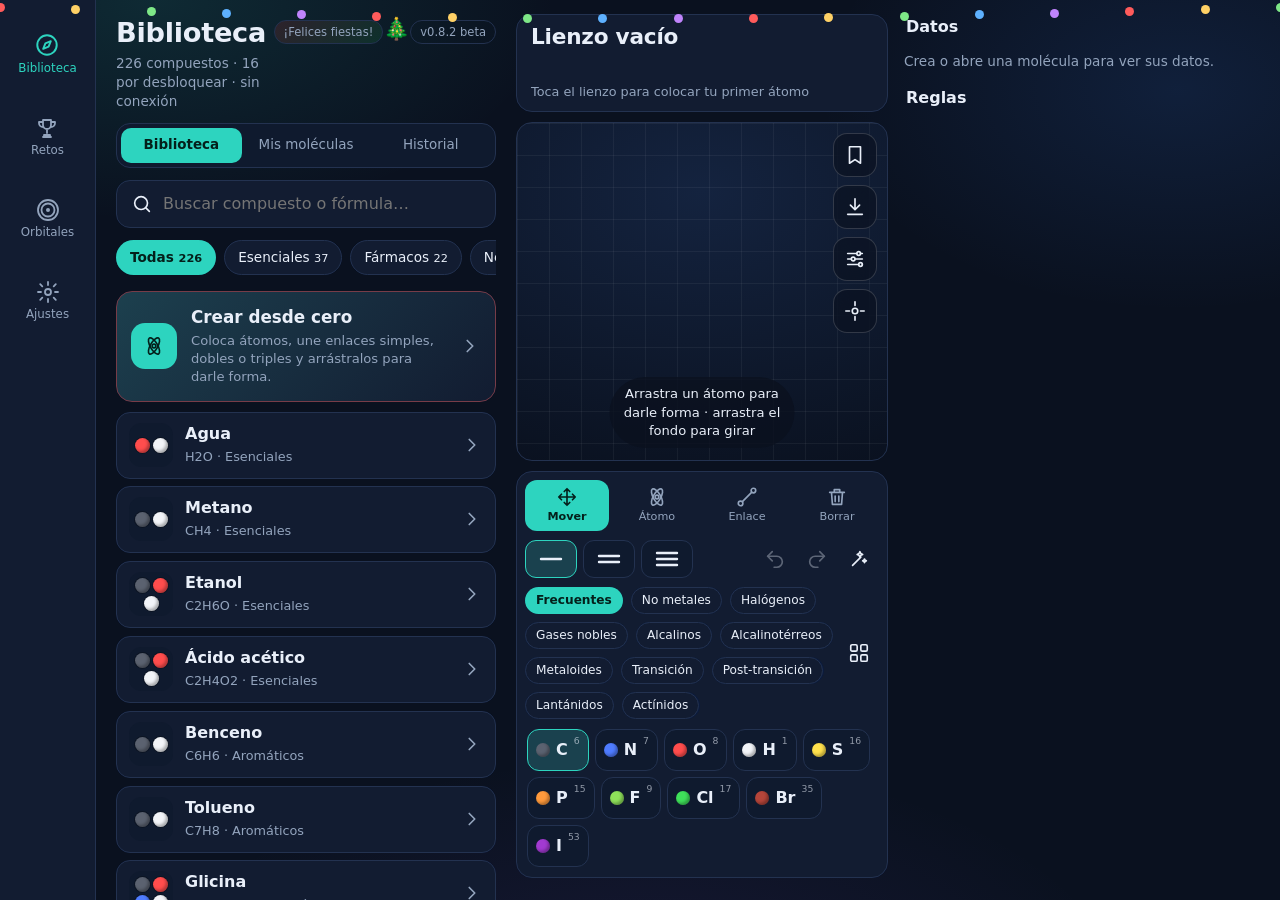
<file: index.html>
<!DOCTYPE html>
<html lang="es" data-theme="oscuro">
<head>
<meta charset="utf-8">
<meta name="viewport" content="width=device-width,initial-scale=1,viewport-fit=cover,maximum-scale=1">
<title>WEX MolForge Pro</title>
<meta name="description" content="Laboratorio molecular 3D: crea, busca y descarga moléculas, incluso sin conexión.">
<meta name="theme-color" content="#0b1220">
<link rel="manifest" href="manifest.webmanifest">
<link rel="icon" href="favicon.svg" type="image/svg+xml">
<link rel="apple-touch-icon" href="icon-192.png">
<script>try{var t=localStorage.getItem("wex-theme");if(t)document.documentElement.dataset.theme=t}catch(e){}</script>
<link rel="stylesheet" href="assets/app.css">
</head>
<body>
<svg width="0" height="0" style="position:absolute" aria-hidden="true"><defs>
<symbol id="i-search" viewBox="0 0 24 24"><circle cx="11" cy="11" r="7"/><path d="m20 20-3.5-3.5"/></symbol>
<symbol id="i-x" viewBox="0 0 24 24"><path d="M6 6l12 12M18 6 6 18"/></symbol>
<symbol id="i-explore" viewBox="0 0 24 24"><circle cx="12" cy="12" r="9"/><path d="m15.5 8.5-2 5-5 2 2-5z"/></symbol>
<symbol id="i-flask" viewBox="0 0 24 24"><path d="M9 3h6M10 3v6L4.5 19a1.5 1.5 0 0 0 1.3 2.2h12.4a1.5 1.5 0 0 0 1.3-2.2L14 9V3"/><path d="M7.5 15h9"/></symbol>
<symbol id="i-gear" viewBox="0 0 24 24"><circle cx="12" cy="12" r="3"/><path d="M12 2v3M12 19v3M4.2 4.2l2.1 2.1M17.7 17.7l2.1 2.1M2 12h3M19 12h3M4.2 19.8l2.1-2.1M17.7 6.3l2.1-2.1"/></symbol>
<symbol id="i-move" viewBox="0 0 24 24"><path d="M12 3v18M3 12h18M12 3l-3 3M12 3l3 3M12 21l-3-3M12 21l3-3M3 12l3-3M3 12l3 3M21 12l-3-3M21 12l-3 3"/></symbol>
<symbol id="i-atom" viewBox="0 0 24 24"><circle cx="12" cy="12" r="2"/><ellipse cx="12" cy="12" rx="10" ry="4" transform="rotate(60 12 12)"/><ellipse cx="12" cy="12" rx="10" ry="4" transform="rotate(-60 12 12)"/></symbol>
<symbol id="i-bond" viewBox="0 0 24 24"><circle cx="5" cy="19" r="2.5"/><circle cx="19" cy="5" r="2.5"/><path d="m7 17 10-10"/></symbol>
<symbol id="i-erase" viewBox="0 0 24 24"><path d="M4 7h16M9 7V4h6v3M6 7l1 13h10l1-13M10 11v6M14 11v6"/></symbol>
<symbol id="i-undo" viewBox="0 0 24 24"><path d="M9 14 4 9l5-5"/><path d="M4 9h10a6 6 0 0 1 0 12h-3"/></symbol>
<symbol id="i-redo" viewBox="0 0 24 24"><path d="m15 14 5-5-5-5"/><path d="M20 9H10a6 6 0 0 0 0 12h3"/></symbol>
<symbol id="i-wand" viewBox="0 0 24 24"><path d="m5 19 9-9M13 4l1 2 2 1-2 1-1 2-1-2-2-1 2-1zM18 12l.7 1.3L20 14l-1.3.7L18 16l-.7-1.3L16 14l1.3-.7z"/></symbol>
<symbol id="i-center" viewBox="0 0 24 24"><circle cx="12" cy="12" r="3"/><path d="M12 2v4M12 18v4M2 12h4M18 12h4"/></symbol>
<symbol id="i-data" viewBox="0 0 24 24"><path d="M4 20V10M10 20V4M16 20v-7M22 20H2"/></symbol>
<symbol id="i-down" viewBox="0 0 24 24"><path d="M12 3v12M7 10l5 5 5-5M4 20h16"/></symbol>
<symbol id="i-sliders" viewBox="0 0 24 24"><path d="M4 6h10M18 6h2M4 12h4M12 12h8M4 18h12M20 18h0"/><circle cx="16" cy="6" r="2"/><circle cx="10" cy="12" r="2"/><circle cx="18" cy="18" r="2"/></symbol>
<symbol id="i-plus" viewBox="0 0 24 24"><path d="M12 5v14M5 12h14"/></symbol>
<symbol id="i-chev" viewBox="0 0 24 24"><path d="m9 6 6 6-6 6"/></symbol>
<symbol id="i-globe" viewBox="0 0 24 24"><circle cx="12" cy="12" r="9"/><path d="M3 12h18M12 3c3 3 3 15 0 18M12 3c-3 3-3 15 0 18"/></symbol>
<symbol id="i-sun" viewBox="0 0 24 24"><circle cx="12" cy="12" r="4"/><path d="M12 2v2M12 20v2M4.9 4.9l1.4 1.4M17.7 17.7l1.4 1.4M2 12h2M20 12h2M4.9 19.1l1.4-1.4M17.7 6.3l1.4-1.4"/></symbol>
<symbol id="i-moon" viewBox="0 0 24 24"><path d="M20 14.5A8 8 0 0 1 9.5 4 8 8 0 1 0 20 14.5Z"/></symbol>
<symbol id="i-drop" viewBox="0 0 24 24"><path d="M12 3s6 6.2 6 10.5A6 6 0 0 1 6 13.5C6 9.2 12 3 12 3Z"/><path d="M9.5 14a2.6 2.6 0 0 0 2 2.4"/></symbol>
<symbol id="i-clock" viewBox="0 0 24 24"><circle cx="12" cy="12" r="9"/><path d="M12 7v5l3 2"/></symbol>
<symbol id="i-save" viewBox="0 0 24 24"><path d="M6 3h12v18l-6-4-6 4z"/></symbol>
<symbol id="i-trophy" viewBox="0 0 24 24"><path d="M8 4h8v5a4 4 0 0 1-8 0zM8 6H4v1a4 4 0 0 0 4 4M16 6h4v1a4 4 0 0 1-4 4M12 13v4M8 21h8M9 21v-2h6v2"/></symbol>
<symbol id="i-lock" viewBox="0 0 24 24"><rect x="5" y="11" width="14" height="10" rx="2"/><path d="M8 11V8a4 4 0 0 1 8 0v3"/></symbol>
<symbol id="i-grid" viewBox="0 0 24 24"><rect x="3" y="3" width="7" height="7" rx="1.5"/><rect x="14" y="3" width="7" height="7" rx="1.5"/><rect x="3" y="14" width="7" height="7" rx="1.5"/><rect x="14" y="14" width="7" height="7" rx="1.5"/></symbol>
<symbol id="i-check" viewBox="0 0 24 24"><path d="m5 12 5 5 9-10"/></symbol>
<symbol id="i-up" viewBox="0 0 24 24"><path d="M12 15V3M7 8l5-5 5 5M4 20h16"/></symbol>
<symbol id="i-orb" viewBox="0 0 24 24"><circle cx="12" cy="12" r="2" fill="currentColor" stroke="none"/><circle cx="12" cy="12" r="6.5"/><circle cx="12" cy="12" r="10"/></symbol>
<symbol id="i-dots" viewBox="0 0 24 24"><circle cx="5" cy="12" r="1.2"/><circle cx="12" cy="12" r="1.2"/><circle cx="19" cy="12" r="1.2"/></symbol>
</defs></svg>

<div id="splash" role="status" aria-live="polite">
  <div class="orbit" aria-hidden="true"><i></i><i></i><i></i><b></b></div>
  <h1>WEX MolForge <small>Pro</small></h1>
  <p id="splash-msg">Preparando el laboratorio…</p>
  <div class="bar"><span id="splash-bar"></span></div>
</div>

<main id="app">
  <section id="tab-explorar" class="tab on" aria-label="Biblioteca">
    <header class="top"><div><h1 id="exp-title">Biblioteca</h1><p id="count" class="muted"></p></div><span class="xmas-greet" aria-hidden="true">¡Felices fiestas!</span><span class="xmas-tree" aria-hidden="true">🎄</span><span class="pill">v0.8.2 beta</span></header>
    <div class="seg" id="seg" role="tablist" aria-label="Vista">
      <button role="tab" data-sub="lib" aria-selected="true">Biblioteca</button>
      <button role="tab" data-sub="mine" aria-selected="false">Mis moléculas <b id="n-mine"></b></button>
      <button role="tab" data-sub="hist" aria-selected="false">Historial</button>
    </div>
    <div id="sub-lib">
      <div class="search"><svg class="ic"><use href="#i-search"/></svg><input id="q" type="search" placeholder="Buscar compuesto o fórmula…" enterkeyhint="search" autocomplete="off" autocapitalize="off" spellcheck="false" aria-label="Buscar compuesto"><button id="qclear" class="icon-btn" aria-label="Borrar búsqueda" hidden><svg class="ic"><use href="#i-x"/></svg></button></div>
      <div id="chips" class="chips" role="tablist" aria-label="Categorías"></div>
      <button id="newcard" class="hero"><span class="hero-ic"><svg class="ic"><use href="#i-atom"/></svg></span><span><b>Crear desde cero</b><small>Coloca átomos, une enlaces simples, dobles o triples y arrástralos para darle forma.</small></span><svg class="ic chev"><use href="#i-chev"/></svg></button>
      <div id="list" class="list"></div>
      <div id="sentinel" aria-hidden="true"></div>
    </div>
    <div id="sub-mine" hidden>
      <p class="muted small" style="margin:2px 4px 10px">Moléculas guardadas en este dispositivo. Nadie más las ve.</p>
      <div class="row-btns"><button class="btn ghost" id="mine-import"><svg class="ic"><use href="#i-up"/></svg>Importar</button><button class="btn ghost" id="mine-export"><svg class="ic"><use href="#i-down"/></svg>Respaldo</button></div>
      <div id="mine-list" class="list"></div>
    </div>
    <div id="sub-hist" hidden>
      <p class="muted small" style="margin:2px 4px 10px">Cada molécula que abres, creas o buscas queda aquí con fecha y hora. Las de PubChem se marcan como <b>buscadas</b>, no como creadas.</p>
      <div id="hist-list" class="list"></div>
    </div>
  </section>

  <section id="tab-lab" class="tab" aria-label="Laboratorio">
    <div class="labtop">
      <div class="nameRow"><h2 id="mname">Lienzo vacío</h2><span id="mspin" class="spin" hidden></span></div>
      <div id="origin" class="origin" hidden></div>
      <div id="mchips" class="mchips"></div>
      <p id="mmeta" class="muted"></p>
    </div>
    <div class="stage" id="stage">
      <canvas id="cv" tabindex="0" role="img" aria-label="Visor molecular 3D. Arrastra para girar."></canvas>
      <div class="fabs">
        <button class="fab" data-sheet="data" aria-label="Datos y reglas"><svg class="ic"><use href="#i-data"/></svg></button>
        <button class="fab" data-sheet="save" aria-label="Guardar en el dispositivo"><svg class="ic"><use href="#i-save"/></svg></button>
        <button class="fab" data-sheet="down" aria-label="Descargar"><svg class="ic"><use href="#i-down"/></svg></button>
        <button class="fab" data-sheet="opts" aria-label="Opciones"><svg class="ic"><use href="#i-sliders"/></svg></button>
        <button class="fab" id="btn-center" aria-label="Centrar vista"><svg class="ic"><use href="#i-center"/></svg></button>
      </div>
      <div id="hint" class="hint" hidden></div>
    </div>
    <div class="dock">
      <div class="tools" role="radiogroup" aria-label="Herramienta">
        <button data-tool="move" aria-checked="true" role="radio"><svg class="ic"><use href="#i-move"/></svg><span>Mover</span></button>
        <button data-tool="atom" role="radio"><svg class="ic"><use href="#i-atom"/></svg><span>Átomo</span></button>
        <button data-tool="bond" role="radio"><svg class="ic"><use href="#i-bond"/></svg><span>Enlace</span></button>
        <button data-tool="erase" role="radio"><svg class="ic"><use href="#i-erase"/></svg><span>Borrar</span></button>
      </div>
      <div class="row2">
        <div class="orders" role="radiogroup" aria-label="Tipo de enlace">
          <button data-order="1" aria-checked="true" role="radio" aria-label="Enlace simple"><svg class="ic" viewBox="0 0 28 20"><path d="M4 10h20"/></svg></button>
          <button data-order="2" role="radio" aria-label="Enlace doble"><svg class="ic" viewBox="0 0 28 20"><path d="M4 7h20M4 13h20"/></svg></button>
          <button data-order="3" role="radio" aria-label="Enlace triple"><svg class="ic" viewBox="0 0 28 20"><path d="M4 4h20M4 10h20M4 16h20"/></svg></button>
        </div>
        <div class="acts">
          <button id="btn-undo" class="icon-btn" aria-label="Deshacer" disabled><svg class="ic"><use href="#i-undo"/></svg></button>
          <button id="btn-redo" class="icon-btn" aria-label="Rehacer" disabled><svg class="ic"><use href="#i-redo"/></svg></button>
          <button id="btn-auto" class="icon-btn" aria-label="Acomodar forma"><svg class="ic"><use href="#i-wand"/></svg></button>
        </div>
      </div>
      <div class="fams"><div id="fams" class="chips tiny" role="tablist" aria-label="Familias de elementos"></div><button id="btn-table" class="icon-btn" aria-label="Tabla periódica completa"><svg class="ic"><use href="#i-grid"/></svg></button></div>
      <div id="palette" class="palette" aria-label="Elementos"></div>
    </div>
  </section>

  <section id="tab-retos" class="tab" aria-label="Retos">
    <header class="top"><div><h1>Retos</h1><p class="muted" id="retos-sub"></p></div></header>
    <div class="card lvl" id="lvl"></div>
    <h3>Misiones</h3><div id="missions" class="list"></div>
    <h3>Compuestos por desbloquear</h3><div id="unlocks" class="ugrid"></div>
    <h3>Descubrimientos</h3><div class="card muted small" id="disc"></div>
    <h3>Logro final</h3><div class="card final" id="final-unlock"></div>
  </section>

  <section id="tab-orbitales" class="tab" aria-label="Orbitales">
    <header class="top"><div><h1>Orbitales</h1><p class="muted">Logro final · capas de electrones y orbitales 3D</p></div></header>
    <div class="card" id="orb-locked"><b>Logro final bloqueado</b><p class="muted small" id="orb-locked-txt"></p><div class="stack"><button class="sheet-btn" id="orb-goto-retos">Ver mis retos</button></div></div>
    <div id="orb-unlocked" hidden>
      <div class="card"><label class="orb-sel"><span>Elemento</span><select id="orb-el"></select></label><p class="muted small" id="orb-cfg"></p></div>
      <div class="orb-modes" id="orb-modes" role="tablist"></div>
      <div class="orb-modes" id="orb-vars"></div>
      <div class="card orb-cv-wrap"><canvas id="orb-cv" width="600" height="420"></canvas></div>
      <p class="muted small">Las formas s, p, d y f son nubes de probabilidad: el naranja es una fase y el azul la otra. Los electrones se colocan según el principio de Aufbau, con las excepciones reales (Cr, Cu y compañía).</p>
    </div>
  </section>

  <section id="tab-ajustes" class="tab" aria-label="Ajustes">
    <header class="top"><div><h1>Ajustes</h1><p class="muted">Todo se guarda en tu dispositivo.</p></div></header>
    <h3>Tema</h3>
    <div class="themes" role="radiogroup" aria-label="Tema visual">
      <button data-th="claro" role="radio"><span class="sw sw-claro"><svg class="ic"><use href="#i-sun"/></svg></span>Claro</button>
      <button data-th="oscuro" role="radio"><span class="sw sw-oscuro"><svg class="ic"><use href="#i-moon"/></svg></span>Oscuro</button>
      <button data-th="cristal" role="radio"><span class="sw sw-cristal"><svg class="ic"><use href="#i-drop"/></svg></span>Cristal líquido</button>
    </div>
    <h3>Preferencias</h3>
    <div class="card list-s">
      <label class="sw-row"><span>Buscar nombre en PubChem<small>Si hay internet, identifica estructuras nuevas.</small></span><input type="checkbox" id="st-online" checked></label>
      <label class="sw-row"><span>Vibración suave<small>Al colocar átomos y enlaces.</small></span><input type="checkbox" id="st-haptic" checked></label>
      <label class="sw-row"><span>Hidrógeno manual<small>Los H se añaden a mano; no se completan solos por valencia.</small></span><input type="checkbox" id="st-manual-h"></label>
      <label class="sw-row"><span>Decoración navideña<small>Nieve, guirnalda con luces y un arbolito en el encabezado. Prendida en diciembre.</small></span><input type="checkbox" id="st-navidad"></label>
    </div>
    <h3>Mi perfil</h3>
    <div class="card prof-card">
      <div class="prof-top">
        <div class="avatar" id="prof-avatar"><span id="prof-initial">?</span></div>
        <div class="prof-id"><b id="prof-name">…</b><span class="muted" id="prof-code"></span><p class="muted small" id="prof-xp"></p></div>
      </div>
      <p class="muted small">Tu nombre y tu código único te identifican cuando compartes logros o pasas tus datos a otro dispositivo. Todo se genera y se guarda en tu dispositivo, sin servidor.</p>
      <p class="muted small">📷 Tu foto nunca sale de este dispositivo: solo se guarda aquí y viaja contigo si exportas tus datos (el respaldo pesa un poco más).</p>
      <div class="stack">
        <button class="sheet-btn" id="prof-photo">Poner foto de perfil</button>
        <button class="sheet-btn" id="prof-photo-del" hidden>Quitar foto</button>
        <button class="sheet-btn" id="prof-rename">Cambiar mi nombre</button>
        <button class="sheet-btn" id="prof-share">Compartir mis logros</button>
        <button class="sheet-btn" id="prof-view">Ver logros de un código</button>
        <button class="sheet-btn" id="prof-export">Exportar todos mis datos</button>
        <button class="sheet-btn" id="prof-import">Importar datos de otro dispositivo</button>
      </div>
    </div>
    <h3>Buzón de sugerencias</h3>
    <div class="card">
      <p class="muted small">¿Qué le falta a MolForge? Propón una idea: se guarda <b>en este dispositivo</b> y viaja contigo cuando exportas tus datos. Sin servidor, tus votos y comentarios locales solo los ves tú: los votos de verdad se hacen en GitHub.</p>
      <form id="sug-form" class="sug-form">
        <input class="sheet-in" id="sug-title" maxlength="80" placeholder="Título de tu idea" required>
        <textarea class="sheet-in" id="sug-text" rows="3" maxlength="500" placeholder="Cuéntanos tu idea…" required></textarea>
        <button class="sheet-btn" type="submit" style="justify-content:center;background:var(--primary);color:var(--on);border-color:transparent">Publicar sugerencia</button>
      </form>
      <div id="sug-local-list" class="sug-list"></div>
    </div>
    <h3>Comunidad en GitHub</h3>
    <div class="card">
      <p class="muted small" id="sug-comm-note">Cargando sugerencias de la comunidad…</p>
      <div id="sug-comm-list" class="sug-list"></div>
      <div class="stack">
        <button class="sheet-btn" id="sug-comm-open">Ver sugerencias de la comunidad</button>
        <button class="sheet-btn" id="sug-comm-refresh">Actualizar lista</button>
      </div>
    </div>
    <h3>Datos</h3>
    <div class="card"><div class="stack"><button class="sheet-btn" id="st-clear-hist">Borrar el historial</button><button class="sheet-btn danger" id="st-reset">Reiniciar retos y descubrimientos</button></div></div>
    <h3>Sin conexión</h3>
    <div class="card"><p id="offline-state" class="muted">Comprobando…</p><button id="btn-install" class="btn" hidden>Instalar como app</button></div>
    <h3>Acerca de</h3>
    <div class="card muted small"><p><b>WEX MolForge Pro v0.8.2 beta</b> · licencia MIT. Datos de PubChem (NIH, dominio público) y RCSB PDB.</p><p>Nuevo en 0.8.2: orbitales arreglados (cada variante muestra su forma), color de fondo al descargar en PNG, foto de perfil, más decoración navideña y pulido visual.</p><p>Nuevo en 0.8.1: barra inferior y tarjeta de Logro final corregidas, interruptor de hidrógenos coherente, decoración navideña con interruptor y buzón de sugerencias (local + comunidad en GitHub).</p><p>Nuevo en 0.8: logP estimado (Moriguchi), hidrógeno manual, perfil con usuario único y traspaso de datos, emblemas de nivel, y el logro final: capas de electrones y orbitales 3D s, p, d y f.</p><p>Código abierto: cualquiera puede colaborar desde GitHub (ver <i>CONTRIBUTING.md</i>).</p></div>
  </section>
  <aside id="inspector" aria-label="Datos y reglas"><div class="insp-h"><b>Datos</b><span class="muted small" id="insp-name"></span></div><div id="insp-data"></div><div class="insp-h"><b>Reglas</b></div><div id="insp-rules"></div></aside>
</main>

<nav id="tabbar" aria-label="Secciones">
  <button data-go="explorar" class="on"><svg class="ic"><use href="#i-explore"/></svg><span>Biblioteca</span></button>
  <button data-go="lab"><svg class="ic"><use href="#i-flask"/></svg><span>Laboratorio</span></button>
  <button data-go="retos"><svg class="ic"><use href="#i-trophy"/></svg><span>Retos</span></button>
  <button data-go="orbitales"><svg class="ic"><use href="#i-orb"/></svg><span>Orbitales</span></button>
  <button data-go="ajustes"><svg class="ic"><use href="#i-gear"/></svg><span>Ajustes</span></button>
</nav>

<div id="scrim" hidden></div>
<div id="sheet" role="dialog" aria-modal="true" aria-hidden="true"><div class="grab"></div><div id="sheet-body"></div></div>
<div id="toast" role="status" aria-live="polite"></div>
<div id="celebrate" role="status" aria-live="polite"></div>

<input type="file" id="file" accept=".sdf,.mol,.json" hidden>
<input type="file" id="file-profile" accept=".json" hidden>
<input type="file" id="file-photo" accept="image/*" hidden>
<script src="assets/elementos.js"></script>
<script src="assets/chem.js"></script>
<script src="assets/view.js"></script>
<script src="assets/orbitals.js"></script>
<script src="assets/liquid-glass.js"></script>
<script src="assets/navidad.js"></script>
<script src="assets/app.js"></script>
</body>
</html>
</file>
<file: assets/app.css>
/* WEX MolForge Pro v0.5 beta · móvil primero · temas: oscuro, claro, cristal */
:root{--sb:env(safe-area-inset-bottom,0px);--st:env(safe-area-inset-top,0px);--tab:62px;--r:16px;--ease:cubic-bezier(.2,.8,.2,1);
--bg:#0a111f;--bg2:#0f1a2e;--fg:#e9eff9;--muted:#93a4bd;--card:#121c31;--card2:#192640;--border:#233250;--primary:#2dd4bf;--on:#04201b;--accent:#fbbf24;--danger:#f87171;--blur:0px;--stage:radial-gradient(120% 90% at 50% 20%,#14233f,#0a111f)}
html[data-theme=claro]{--bg:#eef3f8;--bg2:#e6edf5;--fg:#0f1c2e;--muted:#566a85;--card:#fff;--card2:#f3f6fb;--border:#d7e0ec;--primary:#0f8f82;--on:#fff;--accent:#c97b00;--danger:#d33;--stage:radial-gradient(120% 90% at 50% 20%,#1f3150,#111b2e)}
html[data-theme=cristal]{--bg:#140f33;--bg2:#1c1445;--fg:#f6f8ff;--muted:#cdd6f2;--card:rgba(255,255,255,.1);--card2:rgba(255,255,255,.14);--border:rgba(255,255,255,.24);--primary:#7ff3e4;--on:#07211e;--accent:#ffd27a;--blur:22px;--stage:linear-gradient(rgba(255,255,255,.07),rgba(255,255,255,.03))}
[hidden]{display:none!important}
*{box-sizing:border-box;-webkit-tap-highlight-color:transparent}
html,body{height:100%;margin:0;background:var(--bg);color:var(--fg);font:16px/1.4 ui-rounded,"SF Pro Rounded",system-ui,-apple-system,"Segoe UI",Roboto,sans-serif;overscroll-behavior:none;-webkit-text-size-adjust:100%}
html[data-theme=cristal]::before{content:"";position:fixed;inset:-20%;z-index:-1;pointer-events:none;background:radial-gradient(38% 38% at 18% 18%,oklch(62% .22 295/.8),#0000 70%),radial-gradient(34% 34% at 82% 24%,oklch(76% .14 195/.7),#0000 70%),radial-gradient(40% 40% at 64% 86%,oklch(68% .21 350/.55),#0000 70%),radial-gradient(30% 30% at 12% 82%,oklch(70% .16 150/.4),#0000 70%);filter:blur(30px);animation:drift 32s ease-in-out infinite alternate}
html[data-theme=cristal]{background:#140f33}html[data-theme=cristal] body{background:transparent}
/* fondos con más vida: halo de color suave detrás de todo (el body va
   transparente para que se vea; igual que en el tema Cristal) */
html[data-theme=oscuro]{background-image:radial-gradient(45% 35% at 12% 0%,rgba(45,212,191,.13),transparent 70%),radial-gradient(40% 35% at 92% 10%,rgba(59,130,246,.13),transparent 70%),radial-gradient(55% 40% at 50% 112%,rgba(139,92,246,.10),transparent 70%);background-attachment:fixed}
html[data-theme=claro]{background-image:radial-gradient(45% 35% at 10% 0%,rgba(45,212,191,.17),transparent 70%),radial-gradient(40% 35% at 94% 8%,rgba(251,191,36,.15),transparent 70%),radial-gradient(55% 40% at 50% 112%,rgba(59,130,246,.13),transparent 70%);background-attachment:fixed}
html[data-theme=oscuro] body,html[data-theme=claro] body{background:transparent}
@keyframes drift{to{transform:translate3d(4%,-3%,0) rotate(8deg) scale(1.08)}}
h1,h2,h3{margin:0;letter-spacing:-.01em}h3{font-size:.8rem;color:var(--muted);font-weight:600;margin:22px 4px 8px;text-transform:none}
button{font:inherit;color:inherit;border:0;background:none;cursor:pointer;touch-action:manipulation;transition:transform .12s var(--ease),background-color .2s,color .2s,opacity .2s}
button:active:not(:disabled){transform:scale(.96)}button:disabled{opacity:.35}
:focus-visible{outline:2px solid var(--primary);outline-offset:2px}
.ic{width:22px;height:22px;fill:none;stroke:currentColor;stroke-width:1.8;stroke-linecap:round;stroke-linejoin:round;flex:none}
.muted{color:var(--muted)}.small{font-size:.85rem}
.pill{white-space:nowrap;font-size:.72rem;padding:3px 9px;border-radius:99px;border:1px solid var(--border);color:var(--muted);align-self:flex-start;margin-top:6px}
/* superficies */
.card,.hero,.item,.search,.dock,.labtop,.fab,.sheetbox,#tabbar,.themes button,.chips button{background:var(--card);border:1px solid var(--border);-webkit-backdrop-filter:blur(var(--blur)) saturate(160%);backdrop-filter:blur(var(--blur)) saturate(160%)}
html[data-theme=cristal] .card,html[data-theme=cristal] .hero,html[data-theme=cristal] .item,html[data-theme=cristal] #tabbar,html[data-theme=cristal] .dock{box-shadow:inset 0 1px 0 rgba(255,255,255,.35),0 14px 40px -18px rgba(0,0,0,.5)}
/* pantalla de carga */
#splash{position:fixed;inset:0;z-index:100;display:grid;place-content:center;justify-items:center;gap:14px;background:var(--bg);transition:opacity .5s var(--ease),visibility .5s}
#splash.out{opacity:0;visibility:hidden}
#splash h1{font-size:1.7rem}#splash h1 small{color:var(--primary);font-size:1rem}#splash p{margin:0;color:var(--muted);font-size:.9rem}
.bar{width:180px;height:4px;border-radius:9px;background:var(--border);overflow:hidden}.bar span{display:block;height:100%;width:8%;background:var(--primary);border-radius:9px;transition:width .35s var(--ease)}
.orbit{position:relative;width:92px;height:92px}.orbit i{position:absolute;inset:0;border:2px solid var(--primary);border-radius:50%;transform:rotate(var(--a)) scaleY(.38);opacity:.85}
.orbit i:nth-child(1){--a:0deg}.orbit i:nth-child(2){--a:60deg}.orbit i:nth-child(3){--a:-60deg}.orbit{animation:spin 6s linear infinite}
.orbit b{position:absolute;left:50%;top:50%;width:16px;height:16px;margin:-8px;border-radius:50%;background:var(--primary);box-shadow:0 0 22px var(--primary);animation:pulse 1.6s ease-in-out infinite}
@keyframes spin{to{transform:rotate(360deg)}}@keyframes pulse{50%{transform:scale(1.25)}}
/* estructura */
#app{position:fixed;inset:0;bottom:calc(var(--tab) + var(--sb))}
.tab{position:absolute;inset:0;display:none;overflow-y:auto;overflow-x:hidden;padding:calc(var(--st) + 14px) 16px 28px;-webkit-overflow-scrolling:touch}
.tab.on{display:block;animation:tabin .28s var(--ease)}#tab-lab.on{display:flex;flex-direction:column;padding:calc(var(--st) + 8px) 0 0;overflow:hidden}
@keyframes tabin{from{opacity:0;transform:translateY(8px)}}
#tabbar{position:fixed;left:0;right:0;bottom:0;height:calc(var(--tab) + var(--sb));padding:6px 6px var(--sb);display:flex;gap:4px;border-width:1px 0 0;z-index:30}
#tabbar button{flex:1 1 0;min-width:0;display:grid;place-items:center;justify-content:center;align-content:center;gap:2px;font-size:.64rem;color:var(--muted);border-radius:14px}
#tabbar button span{white-space:nowrap;overflow:hidden;text-overflow:ellipsis;min-width:0}
#tabbar .ic{width:20px;height:20px}
@media (max-width:400px){#tabbar{padding:6px 4px var(--sb);gap:2px}#tabbar button{font-size:.6rem}#tabbar .ic{width:18px;height:18px}}
#tabbar button.on{color:var(--primary)}#tabbar button.on .ic{transform:translateY(-1px) scale(1.08)}
.top{display:flex;justify-content:space-between;align-items:flex-start;margin-bottom:12px}.top h1{font-size:1.7rem}.top p{margin:2px 0 0;font-size:.85rem}
/* biblioteca */
.search{display:flex;align-items:center;gap:8px;padding:0 6px 0 14px;border-radius:14px;height:48px;position:sticky;top:-4px;z-index:5}
.search input{flex:1;min-width:0;height:100%;border:0;background:none;color:inherit;font:inherit;font-size:16px;outline:none}.search input::-webkit-search-cancel-button{display:none}
.icon-btn{display:grid;place-items:center;width:40px;height:40px;border-radius:12px;color:var(--fg)}.icon-btn:hover{background:var(--card2)}
.chips{display:flex;gap:8px;overflow-x:auto;padding:12px 2px 4px;scrollbar-width:none;scroll-snap-type:x proximity}.chips::-webkit-scrollbar{display:none}
.chips button{flex:none;padding:7px 13px;border-radius:99px;font-size:.85rem;white-space:nowrap;scroll-snap-align:start}
.chips button[aria-selected=true]{background:var(--primary);color:var(--on);border-color:transparent;font-weight:600}
.hero{display:flex;align-items:center;gap:14px;width:100%;text-align:left;padding:14px;border-radius:var(--r);margin:12px 0 6px;background:linear-gradient(135deg,color-mix(in oklab,var(--primary) 22%,var(--card)),var(--card))}
.hero b{display:block;font-size:1.05rem}.hero small{display:block;color:var(--muted);font-size:.82rem;margin-top:2px}.hero-ic{display:grid;place-items:center;width:46px;height:46px;border-radius:14px;background:var(--primary);color:var(--on);flex:none}.chev{margin-left:auto;color:var(--muted)}
.list{display:grid;gap:8px;margin-top:10px}
.item{display:flex;align-items:center;gap:12px;width:100%;text-align:left;padding:10px 12px;border-radius:14px;min-height:60px}
.item:active{background:var(--card2)}.dots{display:flex;flex:none;width:44px;height:44px;flex-wrap:wrap;gap:3px;padding:5px;border-radius:12px;background:var(--bg2);align-content:center;justify-content:center}.dots i{width:15px;height:15px;border-radius:50%;box-shadow:inset -2px -2px 3px rgba(0,0,0,.3),0 0 0 1px rgba(0,0,0,.25)}
.item .t{min-width:0;flex:1}.item b{display:block;font-weight:600;white-space:nowrap;overflow:hidden;text-overflow:ellipsis}.item small{color:var(--muted);font-size:.8rem}
.item.in{animation:rise .5s var(--ease) both;animation-delay:calc(var(--i)*35ms)}@keyframes rise{from{opacity:0;transform:translateY(12px)}}
.empty{padding:26px 8px;text-align:center;color:var(--muted)}.sk{height:60px;border-radius:14px;background:linear-gradient(90deg,var(--card),var(--card2),var(--card));background-size:200% 100%;animation:sh 1.2s linear infinite}@keyframes sh{to{background-position:-200% 0}}
/* laboratorio */
.labtop{margin:0 12px;padding:10px 14px;border-radius:var(--r)}.nameRow{display:flex;align-items:center;gap:8px}
#mname{font-size:1.35rem;line-height:1.15;overflow:hidden;text-overflow:ellipsis;white-space:nowrap}#mname.flip{animation:flip .35s var(--ease)}@keyframes flip{from{opacity:0;transform:translateY(-8px)}}
.spin{width:14px;height:14px;border:2px solid var(--border);border-top-color:var(--primary);border-radius:50%;animation:spin .8s linear infinite;flex:none}
.mchips{display:flex;gap:6px;flex-wrap:wrap;margin-top:6px;min-height:22px}.mchips span{display:inline-flex;align-items:center;gap:5px;font-size:.78rem;padding:2px 9px 2px 5px;border-radius:99px;background:var(--bg2);border:1px solid var(--border);animation:pop .3s var(--ease)}
.mchips span i{width:12px;height:12px;border-radius:50%;box-shadow:inset 0 0 0 1px rgba(0,0,0,.28)}@keyframes pop{from{transform:scale(.7);opacity:0}}
#mmeta{margin:5px 0 0;font-size:.8rem}
.stage{position:relative;flex:1;min-height:0;margin:10px 12px 0;border-radius:var(--r);overflow:hidden;background:var(--stage);border:1px solid var(--border)}
.stage::before{content:"";position:absolute;inset:0;background-image:linear-gradient(rgba(255,255,255,.05) 1px,transparent 1px),linear-gradient(90deg,rgba(255,255,255,.05) 1px,transparent 1px);background-size:32px 32px;pointer-events:none}
#cv{position:absolute;inset:0;width:100%;height:100%;display:block;touch-action:none;outline:none;cursor:grab}
.fabs{position:absolute;right:10px;top:10px;display:grid;gap:8px}.fab{width:44px;height:44px;border-radius:14px;display:grid;place-items:center;color:#e9eff9;background:rgba(10,17,31,.62);border-color:rgba(255,255,255,.16);-webkit-backdrop-filter:blur(10px);backdrop-filter:blur(10px)}
.hint{position:absolute;left:50%;bottom:12px;transform:translateX(-50%);max-width:88%;padding:8px 14px;border-radius:99px;background:rgba(10,17,31,.8);color:#e9eff9;font-size:.82rem;text-align:center;animation:rise .4s var(--ease)}
.dock{margin:10px 12px 10px;padding:8px;border-radius:var(--r);display:grid;gap:8px}
.tools{display:grid;grid-template-columns:repeat(4,1fr);gap:6px}.tools button{display:grid;place-items:center;gap:1px;padding:6px 0;border-radius:12px;font-size:.7rem;color:var(--muted)}
.tools button[aria-checked=true]{background:var(--primary);color:var(--on);font-weight:600}
.row2{display:flex;justify-content:space-between;align-items:center;gap:8px}.orders{display:flex;gap:6px}
.orders button{width:52px;height:38px;border-radius:11px;display:grid;place-items:center;background:var(--bg2);border:1px solid var(--border)}.orders button[aria-checked=true]{border-color:var(--primary);background:color-mix(in oklab,var(--primary) 24%,var(--bg2))}
.orders svg{width:28px;height:20px;stroke-width:2.4}
.acts{display:flex;gap:2px}
.palette{display:flex;gap:6px;overflow-x:auto;padding:2px;scrollbar-width:none;scroll-snap-type:x proximity}.palette::-webkit-scrollbar{display:none}
.palette button{flex:none;min-width:46px;height:42px;padding:0 8px;border-radius:12px;display:flex;align-items:center;justify-content:center;gap:6px;font-weight:700;background:var(--bg2);border:1px solid var(--border);scroll-snap-align:start}
.palette button i{width:14px;height:14px;border-radius:50%;box-shadow:inset -2px -2px 3px rgba(0,0,0,.3)}.palette button[aria-checked=true]{border-color:var(--primary);background:color-mix(in oklab,var(--primary) 24%,var(--bg2))}
/* ajustes */
.themes{display:grid;grid-template-columns:repeat(3,1fr);gap:8px}.themes button{display:grid;gap:8px;place-items:center;padding:12px 6px;border-radius:var(--r);font-size:.82rem}
.themes button[aria-checked=true]{border-color:var(--primary);box-shadow:0 0 0 2px var(--primary)}.sw{display:grid;place-items:center;width:100%;height:54px;border-radius:12px;color:#fff}
.sw-claro{background:linear-gradient(135deg,#eef3f8,#cfe0ee);color:#0f1c2e}.sw-oscuro{background:linear-gradient(135deg,#0a111f,#1b2d4d)}.sw-cristal{background:linear-gradient(135deg,#7a4dff,#26c6c0 60%,#ff5fa2)}
.card{border-radius:var(--r);padding:14px}.list-s{padding:2px 14px}.sw-row{display:flex;justify-content:space-between;align-items:center;gap:12px;padding:12px 0}.sw-row+.sw-row{border-top:1px solid var(--border)}.sw-row small{display:block;color:var(--muted);font-size:.78rem}
input[type=checkbox]{appearance:none;width:46px;height:28px;border-radius:99px;background:var(--border);position:relative;transition:background .2s;flex:none}input[type=checkbox]::after{content:"";position:absolute;left:3px;top:3px;width:22px;height:22px;border-radius:50%;background:#fff;transition:transform .2s var(--ease)}input[type=checkbox]:checked{background:var(--primary)}input[type=checkbox]:checked::after{transform:translateX(18px)}
/* Un interruptor deshabilitado (p. ej. «Mostrar hidrógenos» con H manual) debe
   verse apagado aunque su valor guardado sea «on»: sin esto se ve igual que uno vivo. */
input[type=checkbox]:disabled{opacity:.4;cursor:not-allowed}
input[type=checkbox]:disabled:checked{background:var(--muted)}
.btn{margin-top:10px;padding:11px 16px;border-radius:12px;background:var(--primary);color:var(--on);font-weight:700}
.card p{margin:0 0 6px}
/* hojas inferiores */
#scrim{position:fixed;inset:0;z-index:50;background:rgba(3,8,18,.5);animation:fade .2s}@keyframes fade{from{opacity:0}}
#sheet{position:fixed;left:0;right:0;bottom:0;z-index:60;max-height:78dvh;overflow:auto;transform:translateY(105%);transition:transform .38s var(--ease);padding:8px 16px calc(var(--sb) + 18px);border-radius:22px 22px 0 0;background:var(--bg2);border:1px solid var(--border);box-shadow:0 -18px 50px -20px rgba(0,0,0,.6)}
html[data-theme=cristal] #sheet{background:rgba(40,28,92,.78);-webkit-backdrop-filter:blur(26px) saturate(170%);backdrop-filter:blur(26px) saturate(170%)}
#sheet.open{transform:none}.grab{width:42px;height:5px;border-radius:9px;background:var(--border);margin:2px auto 12px}
#sheet h3{margin:6px 0 10px;font-size:1.15rem;color:var(--fg)}
.tiles{display:grid;grid-template-columns:repeat(3,1fr);gap:8px}.tile{padding:10px;border-radius:14px;background:var(--card);border:1px solid var(--border)}.tile b{display:block;font-size:1.15rem}.tile small{color:var(--muted);font-size:.74rem}
.banner{margin-top:10px;padding:11px 13px;border-radius:14px;font-size:.88rem;background:color-mix(in oklab,var(--primary) 18%,var(--card));border:1px solid var(--primary)}.banner.no{background:color-mix(in oklab,var(--danger) 16%,var(--card));border-color:var(--danger)}
.dl{display:grid;grid-template-columns:1fr 1fr;gap:8px}.dl button,.sheet-btn{display:flex;align-items:center;gap:10px;padding:13px;border-radius:14px;background:var(--card);border:1px solid var(--border);text-align:left;font-weight:600}.dl small{display:block;color:var(--muted);font-weight:400;font-size:.74rem}
.sheet-btn.danger{color:var(--danger)}.stack{display:grid;gap:8px}
#toast{position:fixed;left:50%;bottom:calc(var(--tab) + var(--sb) + 18px);transform:translate(-50%,20px);z-index:80;padding:10px 16px;border-radius:99px;background:#0b1220;color:#e9eff9;font-size:.88rem;opacity:0;pointer-events:none;transition:opacity .25s,transform .35s var(--ease);max-width:90%;text-align:center;border:1px solid rgba(255,255,255,.18)}
#toast.show{opacity:1;transform:translate(-50%,0)}
#celebrate{position:fixed;left:50%;top:50%;transform:translate(-50%,-50%) scale(.7);z-index:90;display:flex;flex-direction:column;align-items:center;gap:6px;padding:26px 30px;border-radius:24px;background:rgba(11,18,32,.92);color:#e9eff9;border:1px solid rgba(255,255,255,.2);box-shadow:0 24px 70px rgba(0,0,0,.6);opacity:0;pointer-events:none;transition:opacity .3s,transform .45s var(--ease);text-align:center;max-width:86vw}
#celebrate.show{opacity:1;transform:translate(-50%,-50%) scale(1)}
#celebrate .cel-emblem{width:96px;height:96px;border-radius:50%;overflow:hidden;box-shadow:0 8px 30px rgba(0,0,0,.5);animation:emblemIn 2s var(--ease)}
#celebrate .cel-emblem svg{width:100%;height:100%;display:block}
#celebrate b{font-size:1.35rem}
#celebrate span{font-size:.92rem;color:#c7d3e6}
/* Logro final: la tarjeta nunca es ancha (la columna de Retos mide ≤ ~420 px en
   todos los tamaños), así que el botón va siempre a ancho completo debajo del
   texto; en fila el texto quedaba con ~100 px y se cortaba a media palabra. */
.final{display:flex;flex-direction:column;align-items:stretch;gap:12px}
.final-top{display:flex;align-items:center;gap:12px;min-width:0}
.final-top>div:last-child{flex:1;min-width:0}
.final .lv-emblem{width:48px;height:48px}
.final b{display:block}.final small{color:var(--muted)}
.final .sheet-btn{justify-content:center}
/* tarjeta de perfil (v0.8.2): avatar redondo a la izquierda, datos a la derecha */
.prof-card{display:grid;gap:10px}
.prof-top{display:flex;gap:14px;align-items:center}
.avatar{width:72px;height:72px;border-radius:50%;flex:none;display:grid;place-items:center;background:linear-gradient(135deg,var(--primary),#7c6cff);color:var(--on);font-size:1.9rem;font-weight:800;overflow:hidden;border:2px solid var(--border);box-shadow:0 4px 14px rgba(0,0,0,.25)}
.avatar img{width:100%;height:100%;object-fit:cover;display:block}
img.avatar{object-fit:cover}
.avatar.sm{width:44px;height:44px;font-size:1.2rem}
.prof-id{min-width:0}.prof-id b{display:block;font-size:1.1rem}.prof-id span{font-size:.85rem}
.prof-id p{margin:4px 0 0}
.prof-share-top{display:flex;align-items:center;gap:12px;margin-bottom:10px}
.prof-share-top b{display:block}.prof-share-top>div{min-width:0}
/* selector de fondo del PNG (v0.8.2) */
.bgpick{display:flex;flex-wrap:wrap;gap:8px;margin:4px 0 10px}
.bgpick .bg-sw{width:38px;height:38px;border-radius:50%;border:2px solid var(--border);flex:none;padding:0}
.bgpick .bg-sw.on{border-color:var(--primary);box-shadow:0 0 0 2px var(--primary)}
.bg-custom{display:flex;align-items:center;gap:10px;font-size:.88rem;font-weight:600}
.bg-custom input[type=color]{width:38px;height:38px;padding:2px;border:1px solid var(--border);border-radius:50%;background:none;cursor:pointer}
.bgprev{margin-top:12px;border-radius:14px;overflow:hidden;border:1px solid var(--border);background:conic-gradient(#cbd5e1 25%,#fff 0 50%,#cbd5e1 0 75%,#fff 0);background-size:16px 16px;min-height:120px;display:grid;place-items:center}
.bgprev img{max-width:100%;display:block}
.orb-sel{display:flex;align-items:center;gap:10px;min-width:0}.orb-sel span{font-weight:700;flex:none}.orb-sel select{flex:1 1 0;min-width:0;max-width:100%;padding:9px 10px;border-radius:10px;border:1px solid var(--border);background:var(--card);color:var(--fg);font:inherit;white-space:nowrap;overflow:hidden;text-overflow:ellipsis}
.orb-modes{display:flex;gap:8px;flex-wrap:wrap;margin:10px 0}.orb-modes button{padding:8px 14px;border-radius:99px;border:1px solid var(--border);background:var(--card);color:var(--fg);font:inherit;font-size:.88rem}
.orb-modes button.on{border-color:var(--primary);background:var(--primary);color:var(--on)}
.orb-cv-wrap{padding:8px;overflow:hidden}.orb-cv-wrap canvas{width:100%;height:340px;display:block;border-radius:12px;background:#0a1120;touch-action:none}
@media (prefers-reduced-motion:reduce){.lv-emblem,#celebrate .cel-emblem{animation:none}.mis.pop{animation-duration:.3s}}
@media (min-width:760px){#app{left:50%;transform:translateX(-50%);width:min(760px,100%)}#tabbar{left:50%;transform:translateX(-50%);width:min(760px,100%);border-radius:18px 18px 0 0;border-width:1px}}
@media (max-height:620px){.tools button span{display:none}.hint{display:none}}
@media (prefers-reduced-motion:reduce){*,::before{animation-duration:.01ms!important;animation-iteration-count:1!important;transition-duration:.01ms!important}}
::view-transition-old(root),::view-transition-new(root){animation:none;mix-blend-mode:normal}::view-transition-new(root){z-index:2147483646}

/* ===== v0.6 · segmentos, historial, dispositivo, retos, tabla periódica, reglas ===== */
.seg{display:flex;gap:4px;padding:4px;border-radius:14px;background:var(--bg2);border:1px solid var(--border);margin:0 0 12px}
.seg button{flex:1;min-width:0;padding:8px 6px;border-radius:10px;font-size:.84rem;color:var(--muted);white-space:nowrap;overflow:hidden;text-overflow:ellipsis}.seg button b{font-weight:700;color:var(--primary)}
.seg button[aria-selected=true]{background:var(--primary);color:var(--on);font-weight:700}.seg button[aria-selected=true] b{color:var(--on)}
.row-btns{display:flex;gap:8px;margin-bottom:10px}.btn.ghost{flex:1;display:flex;align-items:center;justify-content:center;gap:8px;margin:0;background:var(--card);color:var(--fg);border:1px solid var(--border);font-weight:600}
.day{margin:14px 4px 4px;font-size:.78rem;color:var(--muted);font-weight:700;text-transform:uppercase;letter-spacing:.06em}
.item .badge{display:inline-flex;align-items:center;gap:4px;font-size:.68rem;padding:1px 7px;border-radius:99px;border:1px solid var(--border);margin-left:6px;vertical-align:1px;font-weight:600}
.badge.pub{color:#f0b64a;border-color:#f0b64a;background:rgba(240,182,74,.12)}.badge.crea{color:var(--primary);border-color:var(--primary)}.badge.mod{color:#c9a7ff;border-color:#c9a7ff}.badge.bib{color:var(--muted)}.badge.imp{color:#8fd3ff;border-color:#8fd3ff}
.badge .ic{width:11px;height:11px}.item .time{font-size:.72rem;color:var(--muted);flex:none;text-align:right}
.item .more{margin-left:auto;flex:none;width:36px;height:36px;display:grid;place-items:center;border-radius:10px;color:var(--muted)}
.item .check{color:var(--primary);width:16px;height:16px;vertical-align:-3px;margin-left:4px}
.item.locked{opacity:.78}.item.locked .dots{color:var(--muted)}.item.locked b{filter:blur(4px);user-select:none}
.origin{display:inline-flex;align-items:center;gap:6px;font-size:.74rem;padding:3px 10px;border-radius:99px;border:1px solid var(--border);margin-top:6px;font-weight:600}.origin .ic{width:13px;height:13px}
.origin.pub{color:#f0b64a;border-color:#f0b64a;background:rgba(240,182,74,.12)}.origin.crea{color:var(--primary);border-color:var(--primary)}.origin.mod{color:#c9a7ff;border-color:#c9a7ff}.origin.bib{color:var(--muted)}
.fams{display:flex;gap:6px;align-items:center}.fams .chips{flex:1;padding:0;min-width:0}.chips.tiny button{padding:4px 10px;font-size:.76rem}
.palette button small{font-size:.58rem;opacity:.6;font-weight:500;align-self:flex-start;margin-top:5px}
/* retos */
.lvl{display:flex;align-items:center;gap:14px}.lvl .bdg{display:grid;place-items:center;width:56px;height:56px;border-radius:18px;background:var(--primary);color:var(--on);font-size:1.5rem;font-weight:800;flex:none}.lv-emblem{width:56px;height:56px;flex:none;border-radius:50%;overflow:hidden;box-shadow:0 4px 14px rgba(0,0,0,.35);animation:emblemIn 2s var(--ease)}.lv-emblem svg{width:100%;height:100%;display:block}@keyframes emblemIn{0%{transform:scale(.4) rotate(-30deg);opacity:0}35%{transform:scale(1.12) rotate(6deg);opacity:1}60%{transform:scale(.96)}100%{transform:scale(1) rotate(0)}}
.lvl .t{flex:1;min-width:0}.lvl b{display:block;font-size:1.1rem}.lvl small{color:var(--muted)}.meter{height:7px;border-radius:9px;background:var(--border);margin-top:8px;overflow:hidden}.meter i{display:block;height:100%;background:var(--primary);border-radius:9px;transition:width .6s var(--ease)}
.mis{display:flex;gap:12px;align-items:flex-start;padding:12px;border-radius:14px;background:var(--card);border:1px solid var(--border)}
.mis .st{display:grid;place-items:center;width:34px;height:34px;border-radius:50%;border:2px solid var(--border);flex:none;font-size:.72rem;font-weight:700;color:var(--muted)}.mis.done .st{background:var(--primary);border-color:var(--primary);color:var(--on)}
.mis b{display:block}.mis small{display:block;color:var(--muted);font-size:.8rem}.mis .rw{color:var(--accent);font-size:.76rem;margin-top:3px}.mis.done .rw{color:var(--primary)}
.mis.pop{animation:celebrate 2s var(--ease)}@keyframes celebrate{0%{transform:scale(.96)}40%{transform:scale(1.03);box-shadow:0 0 0 6px color-mix(in oklab,var(--primary) 35%,transparent)}100%{transform:none}}
.ugrid{display:grid;grid-template-columns:repeat(auto-fill,minmax(96px,1fr));gap:8px}
.utile{display:grid;place-items:center;gap:4px;padding:12px 6px;border-radius:14px;background:var(--card);border:1px solid var(--border);text-align:center;font-size:.8rem;min-height:92px}.utile .ic{width:26px;height:26px;color:var(--muted)}.utile.on{border-color:var(--primary)}.utile.on .ic{color:var(--primary)}.utile small{color:var(--muted);font-size:.7rem}
/* reglas y datos */
.rules{display:grid;gap:6px;margin-top:10px}.rules details{border-radius:12px;background:var(--card);border:1px solid var(--border);padding:0 12px}
.rules summary{list-style:none;display:flex;align-items:center;gap:10px;padding:10px 0;cursor:pointer;font-weight:600;font-size:.9rem}.rules summary::-webkit-details-marker{display:none}
.rules .rs{display:grid;place-items:center;width:22px;height:22px;border-radius:50%;flex:none;background:var(--primary);color:var(--on)}.rules .no .rs{background:var(--danger);color:#fff}.rules .rs .ic{width:13px;height:13px;stroke-width:2.6}
.rules .cn{display:flex;flex-wrap:wrap;gap:6px;padding:0 0 8px}.rules .cn span{font-size:.74rem;padding:2px 9px;border-radius:99px;border:1px solid var(--primary);color:var(--primary)}.rules .cn span.bad{border-color:var(--danger);color:var(--danger)}.rules .nt{font-size:.74rem;color:var(--muted);padding:0 0 10px;margin:0}
.sheet-in{width:100%;padding:12px 14px;border-radius:12px;border:1px solid var(--border);background:var(--card);color:var(--fg);font:inherit;font-size:16px;margin:4px 0 12px}
/* tabla periódica */
.ptwrap{overflow-x:auto;padding-bottom:6px}.ptable{display:grid;grid-template-columns:repeat(18,minmax(30px,1fr));gap:3px;min-width:600px}
.pt{aspect-ratio:1;display:grid;place-items:center;align-content:center;border-radius:7px;font-weight:700;font-size:.8rem;line-height:1;color:var(--fg);border:1px solid color-mix(in oklab,var(--fc) 70%,transparent);background:color-mix(in oklab,var(--fc) 26%,var(--card));padding:0}
.pt small{font-size:.5rem;font-weight:500;opacity:.7;margin-bottom:2px}.pt:active{transform:scale(.9)}.pt[aria-checked=true]{outline:2px solid var(--primary);outline-offset:1px}.pt.ph{border-style:dashed;background:none;font-size:.5rem;color:var(--muted);font-weight:500;cursor:default}
.f-nometal{--fc:#9aa3b5}.f-halogeno{--fc:#6fdc6f}.f-noble{--fc:#80d1e3}.f-alcalino{--fc:#ab5cf2}.f-alcalinoterreo{--fc:#7ddc3f}.f-metaloide{--fc:#6fbfa8}.f-transicion{--fc:#7f93b8}.f-postransicion{--fc:#8fa89a}.f-lantanido{--fc:#e0a060}.f-actinido{--fc:#d080a0}
.elinfo{margin:0 0 10px;padding:10px 12px;border-radius:12px;background:var(--card);border:1px solid var(--border);font-size:.86rem;min-height:56px}.elinfo b{font-size:1rem}
.legend{display:flex;flex-wrap:wrap;gap:6px;margin-top:10px}.legend span{font-size:.7rem;padding:2px 8px;border-radius:99px;border:1px solid color-mix(in oklab,var(--fc) 70%,transparent);background:color-mix(in oklab,var(--fc) 22%,transparent)}
/* inspector escritorio */
#inspector{display:none}.insp-h{display:flex;justify-content:space-between;align-items:baseline;margin:2px 2px 8px}.insp-h+div{margin-bottom:16px}
/* vidrio líquido (liquid-glass.js): el refractado lo pone el módulo; aquí el acabado */
html[data-theme=cristal] .lg{background:linear-gradient(135deg,rgba(255,255,255,.2),rgba(255,255,255,.05))!important;border-color:rgba(255,255,255,.34)!important;box-shadow:inset 0 1px 0 rgba(255,255,255,.55),inset 0 -1px 0 rgba(255,255,255,.1),0 12px 32px -14px rgba(0,0,0,.5)!important}
html[data-theme=cristal] #sheet.lg{background:linear-gradient(135deg,rgba(64,46,136,.74),rgba(30,22,80,.66))!important}
/* tableta */
@media (min-width:720px){
  #app{left:0;right:0;width:auto;transform:none;display:grid;grid-template-columns:minmax(330px,390px) minmax(0,1fr);grid-template-rows:100%}
  .tab{position:relative;inset:auto;height:100%;grid-column:1;grid-row:1}
  #tab-lab{display:flex!important;flex-direction:column;overflow:hidden;grid-column:2;grid-row:1;padding:calc(var(--st) + 14px) 12px 12px 0}#tab-lab .labtop,#tab-lab .stage,#tab-lab .dock{margin-left:0;margin-right:0}
  #tabbar{left:0;transform:none;width:100%;border-radius:0}#tabbar [data-go=lab]{display:none}
  .palette{flex-wrap:wrap;overflow:visible}.chips.tiny{flex-wrap:wrap;overflow:visible}
  .tab:not(#tab-lab){padding-left:20px;padding-right:20px}
}
/* escritorio */
@media (min-width:1000px){
  :root{--rail:96px}
  #app{left:var(--rail);bottom:0;grid-template-columns:minmax(360px,420px) minmax(0,1fr) minmax(320px,380px)}
  #tabbar{top:0;bottom:0;right:auto;width:var(--rail);height:auto;flex-direction:column;justify-content:flex-start;gap:8px;padding:18px 10px;border-width:0 1px 0 0}
  #tabbar button{flex:none;height:74px;font-size:.74rem}#tabbar .ic{width:24px;height:24px}
  #inspector{display:block;grid-column:3;grid-row:1;overflow-y:auto;padding:calc(var(--st) + 14px) 16px 24px 4px}
  #toast{bottom:24px}
  #sheet{left:50%;right:auto;bottom:auto;top:50%;width:min(780px,92vw);max-height:84dvh;transform:translate(-50%,-46%) scale(.97);opacity:0;pointer-events:none;border-radius:24px;padding-bottom:22px;transition:transform .38s var(--ease),opacity .25s}
  #sheet.open{transform:translate(-50%,-50%);opacity:1;pointer-events:auto}.grab{display:none}
  .pt{font-size:.95rem}.ptable{min-width:0}
  #tab-lab .fab[data-sheet=data]{display:none}
}
@media (min-width:1500px){#app{grid-template-columns:440px minmax(0,1fr) 400px}}

.item{content-visibility:auto;contain-intrinsic-size:auto 62px}
/* ===== NAVIDAD — quitar en enero ===== */
.xmas-tree{display:none;font-size:1.35rem;line-height:1;align-self:flex-start;margin-top:4px}
html.xmas .xmas-tree{display:inline}
.xmas-greet{display:none;font-size:.72rem;padding:3px 9px;border-radius:99px;border:1px solid var(--border);color:var(--muted);align-self:flex-start;margin-top:6px;background:linear-gradient(135deg,rgba(220,38,38,.16),rgba(22,163,74,.16));white-space:nowrap}
html.xmas .xmas-greet{display:inline-block}
/* arbolito en el encabezado de las demás pestañas (Biblioteca ya tiene el suyo) */
html.xmas #tab-retos .top h1::after,html.xmas #tab-orbitales .top h1::after,html.xmas #tab-ajustes .top h1::after{content:" 🎄";font-size:1.1rem}
/* gorro de Santa en el logo de la pantalla de carga */
html.xmas #splash h1{position:relative}
html.xmas #splash h1::before{content:"🎅";position:absolute;left:-6px;top:-30px;font-size:1.5rem;transform:rotate(-14deg)}
#xmas-snow{position:fixed;inset:0;z-index:40;pointer-events:none;overflow:hidden}
#xmas-snow i{position:absolute;top:-12px;border-radius:50%;background:#fff;animation:xmas-fall linear infinite}
@keyframes xmas-fall{to{transform:translateY(105vh) translateX(4vw)}}
/* guirnalda de luces en el borde superior */
#xmas-garland{position:fixed;top:0;left:0;right:0;height:32px;z-index:41;pointer-events:none;overflow:hidden}
#xmas-garland i{position:absolute;width:9px;height:9px;margin-left:-4px;border-radius:50%;animation:xmas-twinkle 1.4s ease-in-out infinite alternate}
@keyframes xmas-twinkle{from{opacity:.45;box-shadow:0 0 2px currentColor}to{opacity:1;box-shadow:0 0 10px 2px currentColor}}
@media (prefers-reduced-motion:reduce){#xmas-snow{display:none}#xmas-garland i{animation:none}}
/* acento festivo discreto en la tarjeta de crear */
html.xmas .hero{border-color:color-mix(in oklab,#dc2626 45%,var(--border))}
/* ===== /NAVIDAD ===== */

/* ===== buzón de sugerencias ===== */
.sug-form{margin-top:10px}
.sug-form .sheet-in{margin:0 0 8px}
.sug-list{display:grid;gap:10px;margin-top:12px}
.sug-item{padding:12px;border-radius:14px;background:var(--card2);border:1px solid var(--border)}
.sug-item>b{display:block;font-size:.98rem}
.sug-item>p{margin:6px 0;font-size:.88rem;white-space:pre-wrap;overflow-wrap:anywhere}
.sug-item .meta{font-size:.76rem;color:var(--muted)}
.sug-actions{display:flex;flex-wrap:wrap;gap:6px;margin-top:10px}
.sug-actions button{padding:7px 11px;border-radius:99px;border:1px solid var(--border);background:var(--card);font-size:.82rem;font-weight:600}
.sug-star[aria-pressed=true]{border-color:var(--accent);color:var(--accent)}
.sug-comments{display:grid;gap:6px;margin-top:10px}
.sug-comments .c{padding:8px 10px;border-radius:10px;background:var(--card);border:1px solid var(--border);font-size:.85rem}
.sug-comments .c small{display:block;color:var(--muted);font-size:.72rem;margin-top:2px}
.sug-cform{display:flex;gap:6px;margin-top:10px}
.sug-cform input{flex:1;min-width:0;padding:9px 11px;border-radius:10px;border:1px solid var(--border);background:var(--card);color:var(--fg);font:inherit;font-size:.88rem}
.sug-cform button{padding:9px 13px;border-radius:10px;background:var(--primary);color:var(--on);font-weight:700;font-size:.85rem}
.sug-item.comm a{color:var(--fg);text-decoration:none}
.sug-item.comm a:hover{text-decoration:underline}
.sug-empty{padding:14px 6px;text-align:center;color:var(--muted);font-size:.88rem}

/* la fila de familias no debe ensanchar el panel de herramientas */
.dock{grid-template-columns:minmax(0,1fr)}.fams,.fams .chips,.palette,.labtop,.stage{min-width:0}
</file>
